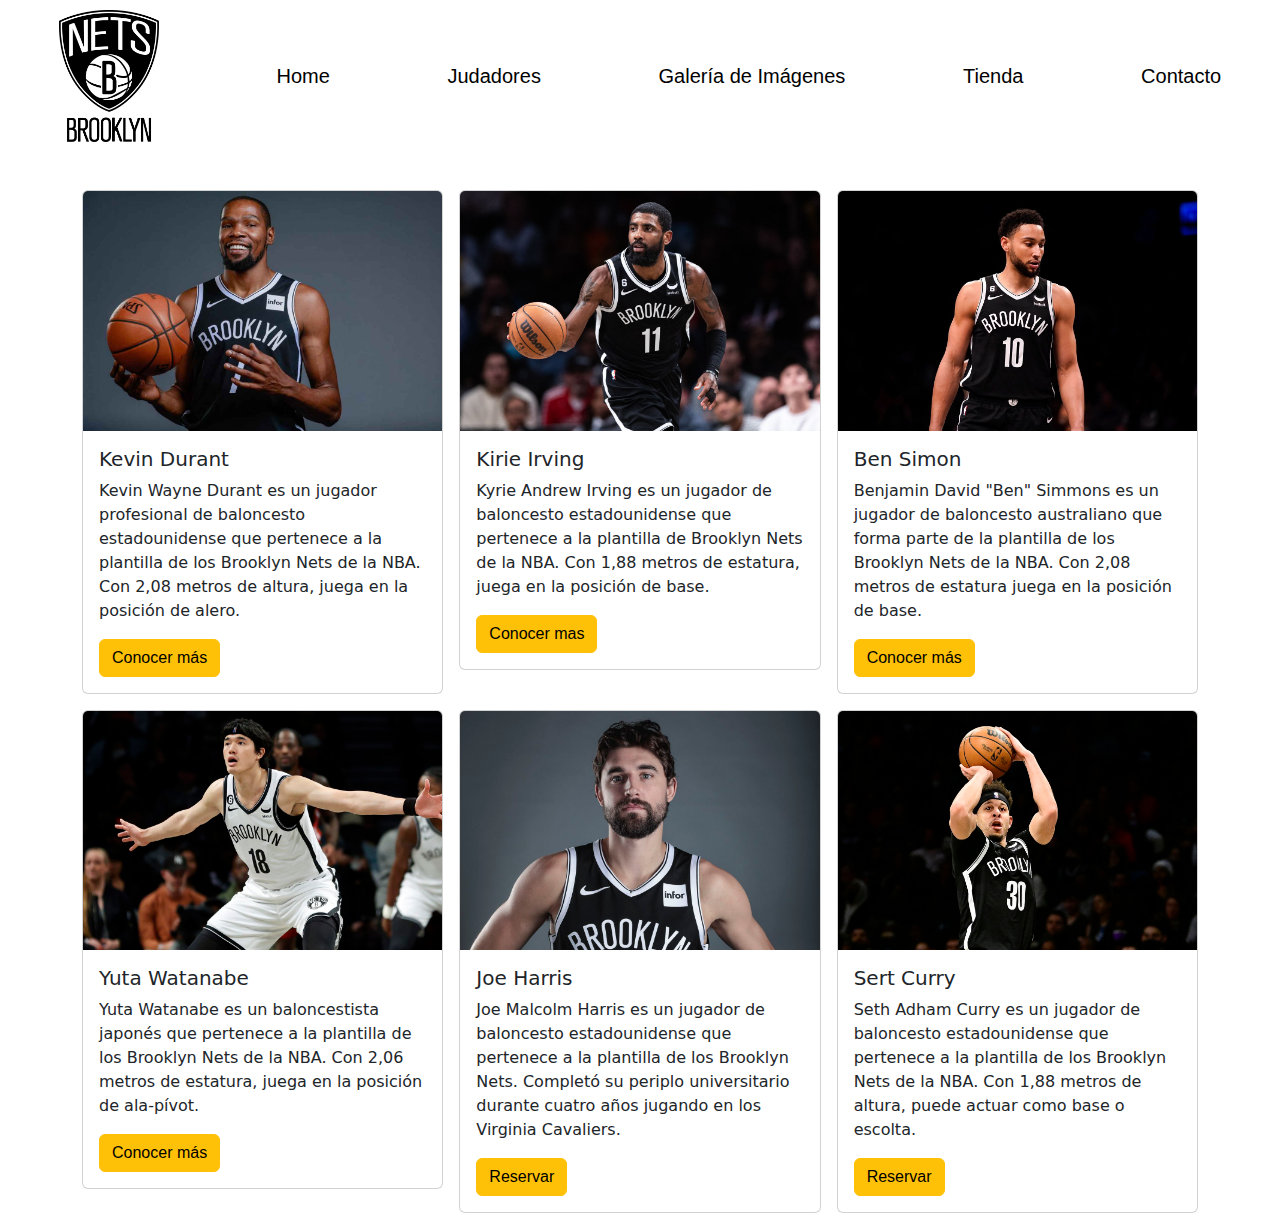
<file: paginas/jugadores.html>
<!DOCTYPE html>
<html lang="en">
<head>
    <meta charset="UTF-8">
    <meta http-equiv="X-UA-Compatible" content="IE=edge">
    <meta name="viewport" content="width=device-width, initial-scale=1.0">
    <!--SEO-->
    <meta name="keywords" content="BASKETBALL, BASKET, NETS, BROOKLYN, NBA, JERSEY, DEPORTE, SPORT, JORDAN, LEGENDS, EQUIPO, KD, KEVIN DURANT, KIRYE IRVING, JOE HARRIS, WATANABE, TEAM, JUGADORES">
    <meta name="description" content="Conocé mas de todos los jugadores que componen la plantilla de los Brooklyn Nets">
    <!--Favicon-->
    <link rel="shortcut icon" href="../assets/icono/brooklyn-nets-logo-symbol-300x300.png" type="image/x-icon">
    <!--Bootstrap-->
    <link rel="stylesheet" href="../libs/bootstrap/css/bootstrap.min.css">
    <!--Hoja de estilos CSS-->
    <link rel="stylesheet" href="../css/estilos.css">
    <title>Brooklyn Nets- Jugadores</title>
</head>
<body>

    <nav>

        <a href="../index.html">
            <img src="../assets/logo/Mesa de trabajo 1.png" alt="logo-brooklyn" width="100px">
        </a>

           
                    <a href="../index.html">Home</a>   
            
               
                    <a  href="#">Judadores
                    </a>    
             
          
                    <a href="../paginas/galeriadeimagenes.html" >Galería de Imágenes
                    </a>
                
                    <a href="../paginas/tienda.html">Tienda</a>
             
                    <a href="../paginas/contacto.html">Contacto</a>          
            </ul>
    </nav>


    <!--Tarjetas Bootstrap-->
    <div class="container mb-3 mt-5">
        <div class="row g-3">
            <div class="col-12 col-md-6 col-lg-4">
                <div class="card">
                    <img class="card-img-top" src="../assets/img/Kevin-Durant.jpg" alt="kevinDurant">
                    
                    <div class="card-body">
                    <h5>Kevin Durant</h5>
                    <p class="card-text">Kevin Wayne Durant es un jugador profesional de baloncesto estadounidense que pertenece a la plantilla de los Brooklyn Nets de la NBA. Con 2,08 metros de altura, juega en la posición de alero.</p>
                    <a href="#">
                    <button class="btn btn-warning">Conocer más</button>
                    </a>
                    </div>
                </div>
            </div>
    
            <div class="col-12 col-md-6 col-lg-4">
                <div class="card">
                    <img class="card-img-top" src="../assets/img/kirie-irving.jpg" alt="kirie-irving">
                    
                    <div class="card-body">
                    <h5>Kirie Irving</h5>
                    <p class="card-text">Kyrie Andrew Irving es un jugador de baloncesto estadounidense que pertenece a la plantilla de Brooklyn Nets de la NBA. Con 1,88 metros de estatura, juega en la posición de base.</p>
                    <a href="#">
                    <button class="btn btn-warning">Conocer mas</button>
                    </a>
                    </div>
                </div>
            </div>
    
            <div class="col-12 col-md-6 col-lg-4">
                <div class="card">
                    <img class="card-img-top" src="../assets/img/ben-simon.jpg" alt="ben-simon">
                    <div class="card-body">
                    <h5>Ben Simon</h5>
                    <p class="card-text">Benjamin David "Ben" Simmons es un jugador de baloncesto australiano que forma parte de la plantilla de los Brooklyn Nets de la NBA. Con 2,08 metros de estatura juega en la posición de base.</p>
                    <a href="#">
                    <button class="btn btn-warning">Conocer más</button>
                    </a>
                    </div>
                </div>
            </div>

            <div class="col-12 col-md-6 col-lg-4">
                <div class="card">
                    <img class="card-img-top" src="../assets/img/watanabe.jpg" alt="yuta-watanabe">
                    <div class="card-body">
                    <h5>Yuta Watanabe</h5>
                    <p class="card-text">Yuta Watanabe es un baloncestista japonés que pertenece a la plantilla de los Brooklyn Nets de la NBA. Con 2,06 metros de estatura, juega en la posición de ala-pívot. </p>
                    <a href="#">
                    <button class="btn btn-warning">Conocer más</button>
                    </a>
                    </div>
                </div>
            </div>

            <div class="col-12 col-md-6 col-lg-4">
                <div class="card">
                    <img class="card-img-top" src="../assets/img/joe-harris.jpg" alt="joe-harris">
                    <div class="card-body">
                    <h5>Joe Harris</h5>
                    <p class="card-text">Joe Malcolm Harris es un jugador de baloncesto estadounidense que pertenece a la plantilla de los Brooklyn Nets. Completó su periplo universitario durante cuatro años jugando en los Virginia Cavaliers.</p>
                    <a href="#">
                    <button class="btn btn-warning">Reservar</button>
                    </a>
                    </div>
                </div>
            </div>

            <div class="col-12 col-md-6 col-lg-4">
                <div class="card">
                    <img class="card-img-top" src="../assets/img/set-curry.jpg" alt="set-curry">
                    <div class="card-body">
                    <h5>Sert Curry</h5>
                    <p class="card-text">Seth Adham Curry es un jugador de baloncesto estadounidense que pertenece a la plantilla de los Brooklyn Nets de la NBA. Con 1,88 metros de altura, puede actuar como base o escolta.</p>
                    <a href="#">
                    <button class="btn btn-warning">Reservar</button>
                    </a>
                    </div>
                </div>
            </div>
        
        </div>
        </div>
  
        <script src="../libs/bootstrap/js/bootstrap.bundle.min.js"></script>
</body>
</html>
</file>
<file: css/estilos.css>
* {
  margin: 0;
  padding: 0;
  box-sizing: border-box;
}

/*SASS*/
/*Nesting
nav {
  width: 900px;
  padding: 20px;
}
nav ul {
  color: #f10086;
}
nav ul li {
  list-style: none;
}
nav ul li:active {
  color: blue;
}
nav ul li a {
  text-decoration: none;
  font-family: Arial, Helvetica, sans-serif;
}
*/

/*Nesting II
div {
  width: 100px;
  height: 100px;
  background-color: green;
  padding: 15px;
}
div p {
  font-size: 20px;
  color: white;
  font-family: Arial, sans-serif;
}*/

nav {
  margin-top: 10px;
  display: flex;
  flex-direction: row;
  justify-content: space-around;
  align-items: center;
}

a {
  font-size: 20px;
  color: black;
  font-family: "Roboto", sans-serif;
  text-decoration: none;
}

/*@charset "UTF-8";*/
/*Modularizacion*/
/*Variables Globales*/
/*Sass II*/
/*Operadores matemáticos
body {*/
  /*Condicionales IF
  background-color: pink;
  padding: 20px;
  width: 1080px;
}*/

/*Bucle FOR
h1 {
  font-size: 2rem;
}

h2 {
  font-size: 4rem;
}

h3 {
  font-size: 6rem;
}

h4 {
  font-size: 8rem;
}

h5 {
  font-size: 10rem;
}

h6 {
  font-size: 12rem;
}
*/

/*Bucle EACH
.pink {
  background-color: pink;
}

.green {
  background-color: green;
}

.yellow {
  background-color: yellow;
}

.orange {
  background-color: orange;
}

.blue {
  background-color: blue;
}
*/

/*Mapas
div {
  background-color: green;
  text-align: center;
  padding: 1rem;
  font-size: 35px;
}
*/

/*Extend
.card, .usercard {
  background: #fff;
  border-radius: 4px;
  padding: 16px;
}
*/

/*Mixins/Funciones
.principales {
  border: 10px solid red;
  border-radius: 10px;
  box-shadow: 0px 0px 10px black;
}

.img-main {
  border: 5px solid green;
  border-radius: 5px;
  box-shadow: 0px 0px 5px yellow;
}
*/

/*Maps II*/
/*Each II
.boton--twitter {
  background-color: #55acee;
}

.boton--facebook {
  background-color: #3a5795;
}

.boton--send-email {
  background-color: #c25E30;
}

.boton--instagram {
  background-color: #000;
}

.boton--linkedin {
  background-color: #0e76a8;
}

.boton--size-banner {
  background-color: 25px;
}

.banner {
  background-color: #000;
  width: 25px;
}
*/

/*Extend II
.banner-principal, .grupo, .grupo2, .banner-productos {
  width: 100%;
  height: 700px;
  background-color: #f08080;
}

.banner-productos {
  font-size: 25px;
  color: green;
}
*/

/*Mixins III
.banner-2 {
  width: 100%;
  height: 500px;
  background-color: #c25E30;
  color: red;
}
*/

/*Mixins C/ Parámetros
.banner-2 {
  width: 500px;
  height: 50px;
  background-color: blue;
}

.banner-3 {
  width: 200px;
  height: 150px;
  background-color: green;
}
*/

/*Pseudoclases
a:hover {
  background: #f10086;
  border-radius: 5px;
  padding: 5px;
  color: white;
}

a:active {
  background: blueviolet;
  color: black;
}

a:link {
  color: green;
}

a:visited {
  color: red;
}*/


/*first and last child*/
.grupo, .grupo2 {
  width: 500px;
  margin: 20px auto;
  background-color: green;
  padding: 10px;
  font-size: 20px;
}

.parrafos p:first-child {
  background: red;
  color: white;
}

.parrafos p:last-child {
  background: black;
  color: white;
}

/*First and last type*/
.elementos p:first-of-type {
  background: #f10086;
  color: white;
}

.elementos p:last-of-type {
  background: blueviolet;
  color: white;
}

.elementos div:first-of-type {
  background: #f10086;
  color: white;
}

/*nth-child y nth-last-child*/
/*.lista :nth-child(even){
    background: #00cdf1;
    color: black;
}*/
.lista :nth-last-child(4) {
  background: green;
  color: white;
}

/*MediaQueries*/
@media screen and (min-width: 768px) and (max-width: 900px) {
  h1 {
    font-size: 80px;
    color: green;
  }
}
@media screen and (min-width: 901px) and (max-width: 1200px) {
  h1 {
    font-size: 80px;
    color: #000;
    font-family: Cambria, Cochin, Georgia, Times, "Times New Roman", serif;
    text-align: center;
  }
}

/*# sourceMappingURL=estilos.css.map */
</file>
